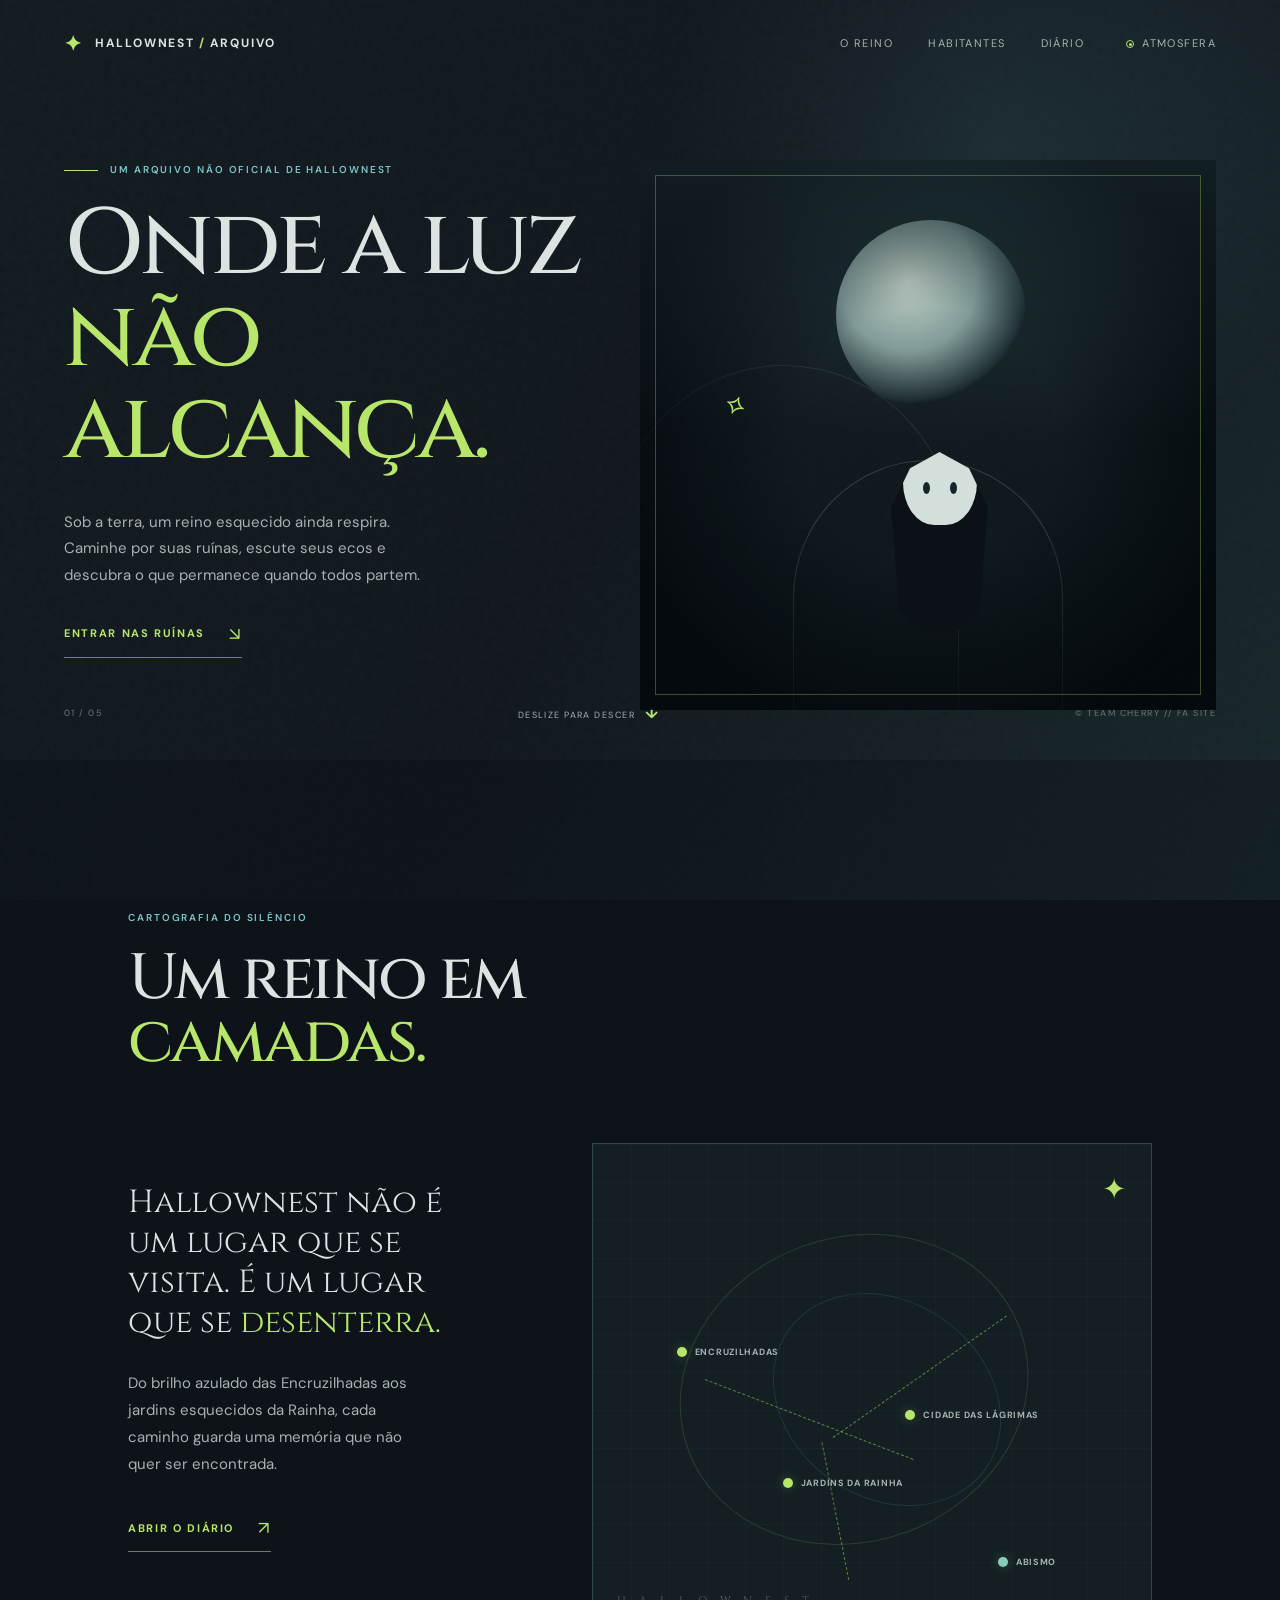
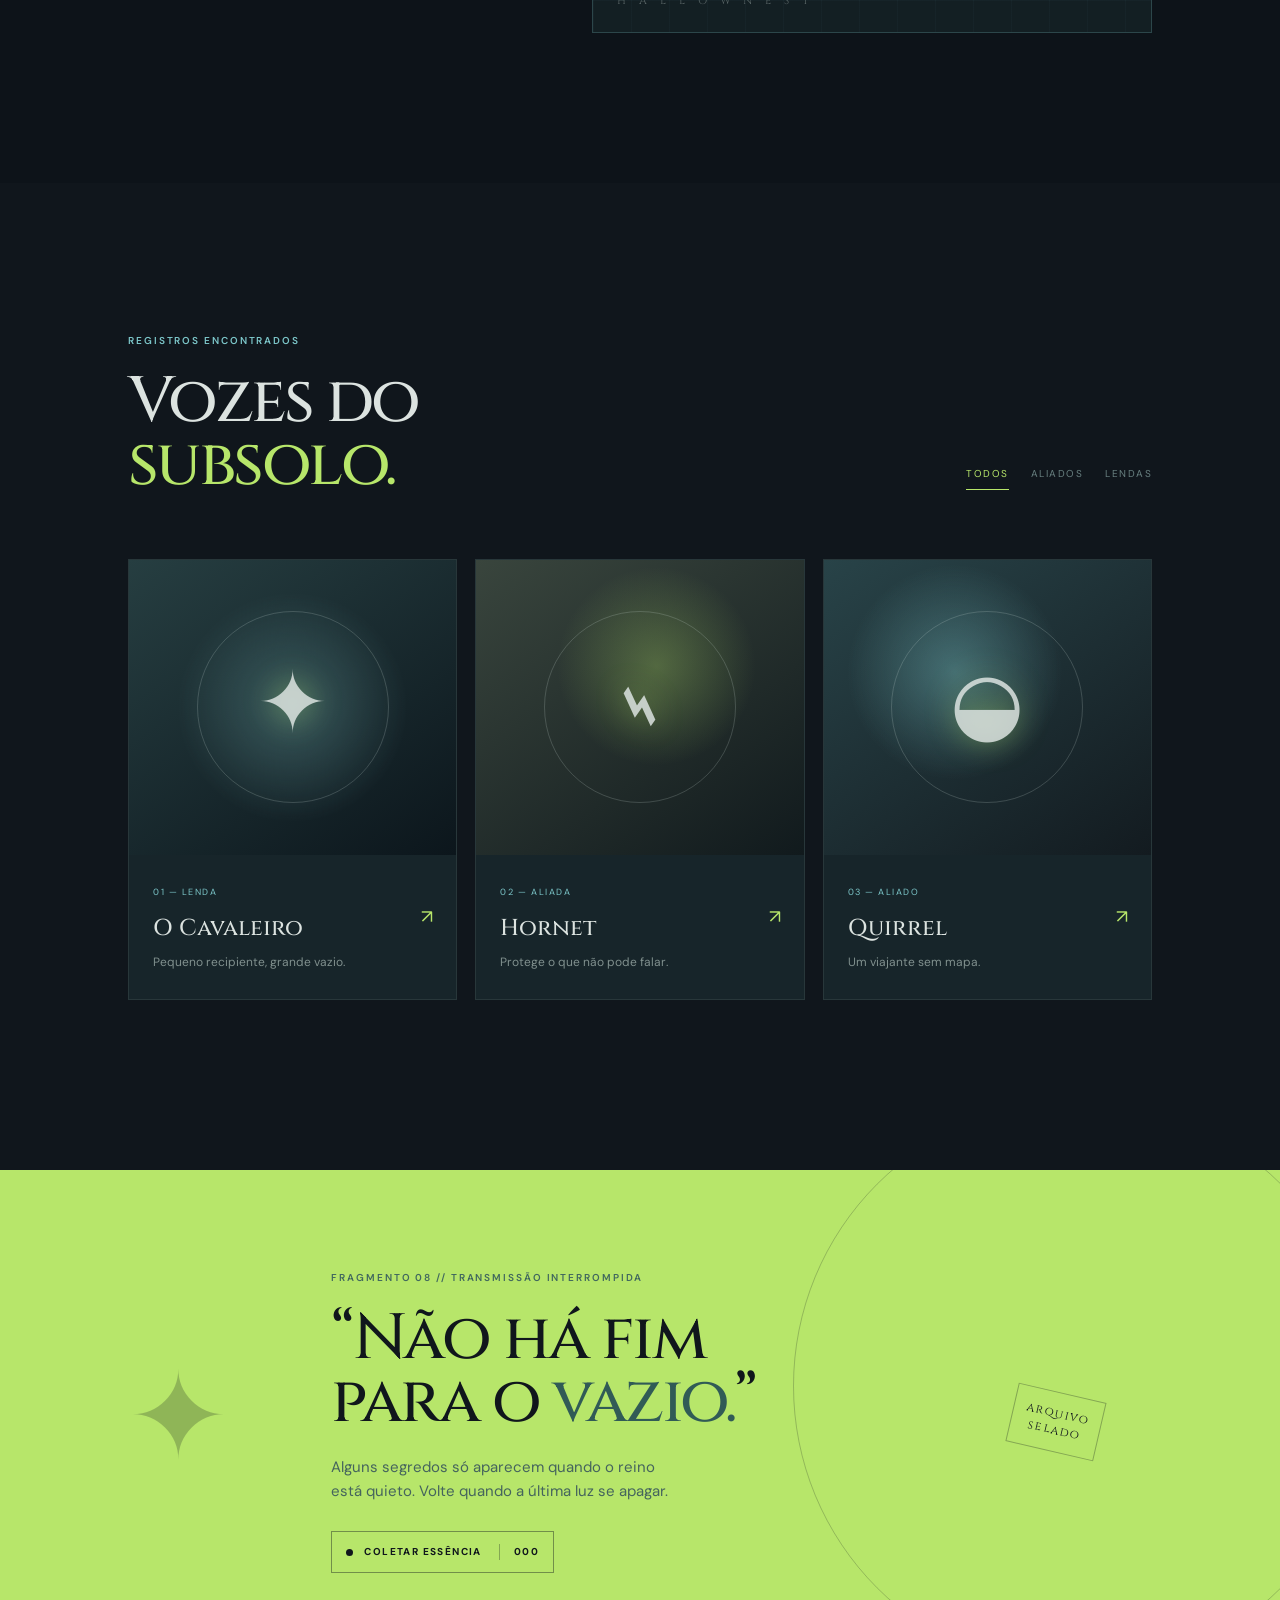
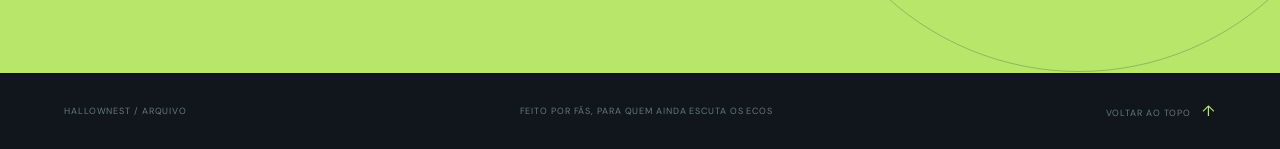
<file: Projetos_atividade_vibecoding_TCC/site_hollow_knight/vibecoded/index.html>
<!doctype html>
<html lang="pt-BR">
<head>
  <meta charset="UTF-8">
  <meta name="viewport" content="width=device-width, initial-scale=1.0">
  <meta name="description" content="Um arquivo de fã sobre Hallownest, suas ruínas, personagens e mistérios.">
  <title>Hallownest // Arquivo do Vazio</title>
  <link rel="preconnect" href="https://fonts.googleapis.com">
  <link rel="preconnect" href="https://fonts.gstatic.com" crossorigin>
  <link href="https://fonts.googleapis.com/css2?family=Cinzel:wght@500;600;700&family=DM+Sans:wght@400;500;600;700&display=swap" rel="stylesheet">
  <link rel="stylesheet" href="styles.css">
  <script src="script.js" defer></script>
</head>
<body>
  <div class="ambient-glow" aria-hidden="true"></div>
  <header class="site-header">
    <a class="brand" href="#top" aria-label="Hallownest, início">
      <span class="brand-mark">✦</span>
      <span>hallownest<span class="brand-slash">/</span>arquivo</span>
    </a>
    <nav class="main-nav" id="main-nav" aria-label="Navegação principal">
      <a href="#reino">O reino</a>
      <a href="#habitantes">Habitantes</a>
      <a href="#diario">Diário</a>
    </nav>
    <button class="icon-button menu-toggle" type="button" aria-label="Abrir menu" aria-expanded="false" aria-controls="main-nav">
      <span></span><span></span>
    </button>
    <button class="mode-toggle" type="button" aria-label="Alternar atmosfera da página" title="Alternar atmosfera">
      <span class="mode-dot"></span><span>atmosfera</span>
    </button>
  </header>

  <main id="top">
    <section class="hero" aria-labelledby="hero-title">
      <div class="hero-copy">
        <p class="eyebrow"><span class="eyebrow-line"></span> um arquivo não oficial de hallownest</p>
        <h1 id="hero-title">Onde a luz<br><em>não alcança.</em></h1>
        <p class="hero-intro">Sob a terra, um reino esquecido ainda respira. Caminhe por suas ruínas, escute seus ecos e descubra o que permanece quando todos partem.</p>
        <a class="text-link" href="#reino">Entrar nas ruínas <span>↘</span></a>
      </div>
      <div class="hero-art" aria-label="Ilustração abstrata de uma caverna subterrânea" role="img">
        <div class="moon-orb"></div>
        <div class="hero-arch hero-arch-back"></div>
        <div class="hero-arch hero-arch-front"></div>
        <div class="hero-knight"><span class="horn horn-left"></span><span class="horn horn-right"></span><span class="mask-eye eye-left"></span><span class="mask-eye eye-right"></span></div>
        <div class="floating-sigil">⟡</div>
      </div>
      <div class="hero-meta">
        <span>01 / 05</span>
        <span class="scroll-note">deslize para descer <b>↓</b></span>
        <span>© team cherry // fã site</span>
      </div>
    </section>

    <section class="realm-section section-shell" id="reino" aria-labelledby="realm-title">
      <div class="section-heading">
        <p class="eyebrow">cartografia do silêncio</p>
        <h2 id="realm-title">Um reino em<br><em>camadas.</em></h2>
      </div>
      <div class="realm-grid">
        <div class="realm-copy">
          <p class="large-copy">Hallownest não é um lugar que se visita. É um lugar que se <em>desenterra.</em></p>
          <p>Do brilho azulado das Encruzilhadas aos jardins esquecidos da Rainha, cada caminho guarda uma memória que não quer ser encontrada.</p>
          <a class="text-link" href="#diario">Abrir o diário <span>↗</span></a>
        </div>
        <div class="map-frame" aria-label="Mapa estilizado de Hallownest">
          <div class="map-grid-lines"></div>
          <span class="map-route route-a"></span><span class="map-route route-b"></span><span class="map-route route-c"></span>
          <span class="map-node node-1"><i></i><b>Encruzilhadas</b></span>
          <span class="map-node node-2"><i></i><b>Cidade das Lágrimas</b></span>
          <span class="map-node node-3"><i></i><b>Jardins da Rainha</b></span>
          <span class="map-node node-4"><i></i><b>Abismo</b></span>
          <span class="map-label">H A L L O W N E S T</span>
          <div class="map-crest">✦</div>
        </div>
      </div>
    </section>

    <section class="inhabitants-section section-shell" id="habitantes" aria-labelledby="inhabitants-title">
      <div class="section-topline">
        <div>
          <p class="eyebrow">registros encontrados</p>
          <h2 id="inhabitants-title">Vozes do<br><em>subsolo.</em></h2>
        </div>
        <div class="filter-buttons" role="group" aria-label="Filtrar habitantes">
          <button class="filter-button active" type="button" data-filter="all">todos</button>
          <button class="filter-button" type="button" data-filter="aliado">aliados</button>
          <button class="filter-button" type="button" data-filter="lenda">lendas</button>
        </div>
      </div>
      <div class="character-grid">
        <article class="character-card" data-category="lenda">
          <div class="character-image knight-image"><span class="character-symbol">✦</span></div>
          <div class="character-info"><span class="card-index">01 — lenda</span><h3>O Cavaleiro</h3><p>Pequeno recipiente, grande vazio.</p><a href="#diario" aria-label="Ler sobre O Cavaleiro">↗</a></div>
        </article>
        <article class="character-card" data-category="aliado">
          <div class="character-image hornet-image"><span class="character-symbol">⌁</span></div>
          <div class="character-info"><span class="card-index">02 — aliada</span><h3>Hornet</h3><p>Protege o que não pode falar.</p><a href="#diario" aria-label="Ler sobre Hornet">↗</a></div>
        </article>
        <article class="character-card" data-category="aliado">
          <div class="character-image quirrel-image"><span class="character-symbol">◒</span></div>
          <div class="character-info"><span class="card-index">03 — aliado</span><h3>Quirrel</h3><p>Um viajante sem mapa.</p><a href="#diario" aria-label="Ler sobre Quirrel">↗</a></div>
        </article>
      </div>
    </section>

    <section class="diary-section section-shell" id="diario" aria-labelledby="diary-title">
      <div class="diary-mark">✦</div>
      <div class="diary-content">
        <p class="eyebrow">fragmento 08 // transmissão interrompida</p>
        <h2 id="diary-title">“Não há fim<br>para o <em>vazio.</em>”</h2>
        <p>Alguns segredos só aparecem quando o reino está quieto. Volte quando a última luz se apagar.</p>
        <button class="essence-button" type="button" id="essence-button"><span class="button-orb"></span> coletar essência <strong id="essence-count">000</strong></button>
      </div>
      <div class="diary-stamp">arquivo<br>selado</div>
    </section>
  </main>

  <footer class="site-footer">
    <span>hallownest / arquivo</span><span>feito por fãs, para quem ainda escuta os ecos</span><span>voltar ao topo <a href="#top">↑</a></span>
  </footer>
</body>
</html>
</file>
<file: Projetos_atividade_vibecoding_TCC/site_hollow_knight/vibecoded/styles.css>
@import url('https://fonts.googleapis.com/css2?family=Cinzel:wght@500;600;700&family=DM+Sans:wght@400;500;600;700&display=swap');

:root {
  --ink: #10161c;
  --ink-soft: #1b252d;
  --paper: #dce3e0;
  --paper-dim: #a6b3b1;
  --line: rgba(211, 226, 221, .18);
  --acid: #b7e66a;
  --cold: #7cc6c9;
  --display: 'Cinzel', Georgia, serif;
  --body: 'DM Sans', sans-serif;
}

* { box-sizing: border-box; }
html { scroll-behavior: smooth; }
body { margin: 0; color: var(--paper); background: var(--ink); font-family: var(--body); font-size: 15px; line-height: 1.6; overflow-x: hidden; }
body::before { position: fixed; inset: 0; z-index: -2; pointer-events: none; content: ''; background: radial-gradient(circle at 78% 16%, rgba(68, 125, 132, .18), transparent 27%), linear-gradient(120deg, #111a20 0%, #10161c 50%, #17272b 100%); }
body::after { position: fixed; inset: 0; z-index: -1; pointer-events: none; opacity: .12; content: ''; background-image: url("data:image/svg+xml,%3Csvg viewBox='0 0 180 180' xmlns='http://www.w3.org/2000/svg'%3E%3Cfilter id='n'%3E%3CfeTurbulence type='fractalNoise' baseFrequency='.8' numOctaves='3' stitchTiles='stitch'/%3E%3C/filter%3E%3Crect width='100%25' height='100%25' filter='url(%23n)' opacity='.23'/%3E%3C/svg%3E"); mix-blend-mode: screen; }
body.lit-mode::before { background: radial-gradient(circle at 78% 16%, rgba(183, 230, 106, .2), transparent 29%), linear-gradient(120deg, #111a20, #203331 60%, #3d4b37); }
button, a { font: inherit; }
a { color: inherit; text-decoration: none; }
button { cursor: pointer; }
.site-header { align-items: center; display: flex; height: 88px; justify-content: space-between; left: 0; padding: 0 5vw; position: absolute; top: 0; width: 100%; z-index: 5; }
.brand { align-items: center; display: flex; font-size: 12px; font-weight: 700; gap: 11px; letter-spacing: .15em; text-transform: uppercase; }
.brand-mark { color: var(--acid); font-size: 21px; line-height: 1; }
.brand-slash { color: var(--acid); margin: 0 4px; }
.main-nav { display: flex; gap: 35px; margin-left: auto; margin-right: 42px; }
.main-nav a, .mode-toggle { color: var(--paper-dim); font-size: 11px; letter-spacing: .13em; text-transform: uppercase; transition: color .25s ease; }
.main-nav a:hover, .mode-toggle:hover { color: var(--acid); }
.mode-toggle { align-items: center; background: none; border: 0; display: flex; gap: 8px; padding: 8px 0; }
.mode-dot { border: 1px solid var(--acid); border-radius: 100%; display: inline-block; height: 8px; position: relative; width: 8px; }
.mode-dot::after { background: var(--acid); border-radius: 100%; content: ''; height: 3px; left: 2px; position: absolute; top: 2px; width: 3px; }
.icon-button { display: none; }
.hero { display: grid; grid-template-columns: 1fr 1fr; min-height: 760px; padding: 160px 5vw 35px; position: relative; }
.hero-copy { align-self: center; max-width: 550px; padding-bottom: 65px; position: relative; z-index: 2; }
.eyebrow { align-items: center; color: var(--cold); display: flex; font-size: 10px; font-weight: 600; gap: 12px; letter-spacing: .19em; margin: 0 0 22px; text-transform: uppercase; }
.eyebrow-line { background: var(--acid); display: inline-block; height: 1px; width: 34px; }
h1, h2, h3, p { margin-top: 0; }
h1, h2 { font-family: var(--display); font-weight: 500; letter-spacing: -.04em; line-height: .98; }
h1 { font-size: clamp(60px, 7.3vw, 111px); margin-bottom: 34px; }
h1 em, h2 em { color: var(--acid); font-style: normal; }
.hero-intro { color: var(--paper-dim); font-size: 15px; line-height: 1.75; margin-bottom: 32px; max-width: 390px; }
.text-link { align-items: center; border-bottom: 1px solid rgba(183, 230, 106, .55); color: var(--acid); display: inline-flex; font-size: 11px; font-weight: 700; gap: 24px; letter-spacing: .15em; padding-bottom: 8px; text-transform: uppercase; transition: gap .25s ease; }
.text-link:hover { gap: 34px; }
.text-link span { font-size: 18px; font-weight: 400; }
.hero-art { background: linear-gradient(145deg, rgba(33, 66, 68, .12), rgba(6, 11, 15, .6)); height: 550px; overflow: hidden; position: relative; }
.hero-art::before { background: linear-gradient(180deg, rgba(124, 198, 201, .1), transparent 50%), radial-gradient(ellipse at center, transparent 33%, rgba(4, 8, 12, .88) 81%); content: ''; inset: 0; position: absolute; z-index: 2; }
.hero-art::after { border: 1px solid rgba(183, 230, 106, .3); content: ''; inset: 15px; pointer-events: none; position: absolute; z-index: 3; }
.moon-orb { background: radial-gradient(circle at 38% 33%, #edf7eb 0, #9db9b4 39%, rgba(104, 140, 139, .15) 68%, transparent 70%); border-radius: 100%; filter: blur(.3px); height: 190px; left: 34%; opacity: .8; position: absolute; top: 60px; width: 190px; }
.hero-arch { border: 1px solid rgba(171, 210, 204, .42); border-bottom: 0; border-radius: 50% 50% 0 0; left: 25%; position: absolute; transform: translateX(-50%); width: 350px; }
.hero-arch-back { height: 370px; opacity: .27; top: 205px; }
.hero-arch-front { height: 275px; left: 50%; opacity: .5; top: 300px; width: 270px; }
.hero-knight { background: #0b1117; bottom: 78px; clip-path: polygon(50% 0, 75% 9%, 91% 31%, 84% 88%, 64% 100%, 36% 100%, 16% 88%, 9% 31%, 25% 9%); height: 180px; left: 52%; position: absolute; transform: translateX(-50%); width: 118px; z-index: 4; }
.hero-knight::before { background: #d3dfda; border-radius: 50% 50% 42% 42%; content: ''; height: 102px; left: 22px; position: absolute; top: -29px; width: 74px; }
.horn { border-left: 9px solid transparent; border-right: 9px solid transparent; border-bottom: 58px solid #d3dfda; position: absolute; top: -65px; z-index: 1; }
.horn-left { left: 16px; transform: rotate(-17deg); }.horn-right { right: 16px; transform: rotate(17deg); }
.mask-eye { background: #15262a; border-radius: 50%; height: 12px; position: absolute; top: 30px; width: 7px; z-index: 2; }.eye-left { left: 42px; }.eye-right { right: 42px; }
.floating-sigil { color: var(--acid); font-size: 30px; left: 15%; position: absolute; top: 40%; transform: rotate(24deg); z-index: 3; }
.hero-meta { align-items: center; bottom: 35px; color: #687979; display: flex; font-size: 9px; justify-content: space-between; left: 5vw; letter-spacing: .16em; position: absolute; right: 5vw; text-transform: uppercase; }.scroll-note { color: var(--paper-dim); }.scroll-note b { color: var(--acid); font-size: 15px; margin-left: 7px; }
.section-shell { padding: 150px 10vw; }.realm-section { background: rgba(9, 17, 22, .35); }.section-heading h2, .section-topline h2 { font-size: clamp(44px, 5vw, 72px); margin-bottom: 70px; }
.realm-grid { display: grid; gap: 10vw; grid-template-columns: .75fr 1.25fr; }.realm-copy { padding-top: 40px; }.large-copy { color: var(--paper); font-family: var(--display); font-size: clamp(25px, 2.5vw, 36px); line-height: 1.25; margin-bottom: 27px; }.large-copy em { color: var(--acid); font-style: normal; }.realm-copy > p:not(.large-copy) { color: var(--paper-dim); line-height: 1.8; margin-bottom: 36px; max-width: 310px; }
.map-frame { background: rgba(24, 38, 42, .65); border: 1px solid rgba(124, 198, 201, .24); min-height: 490px; overflow: hidden; position: relative; }.map-frame::before, .map-frame::after { border: 1px solid rgba(183, 230, 106, .15); border-radius: 50%; content: ''; height: 62%; left: 15%; position: absolute; top: 19%; transform: rotate(-20deg); width: 63%; }.map-frame::after { border-color: rgba(124, 198, 201, .14); height: 40%; left: 31%; top: 32%; transform: rotate(35deg); width: 43%; }.map-grid-lines { background-image: linear-gradient(rgba(124, 198, 201, .08) 1px, transparent 1px), linear-gradient(90deg, rgba(124, 198, 201, .08) 1px, transparent 1px); background-size: 38px 38px; height: 100%; inset: 0; opacity: .45; position: absolute; }.map-route { border-top: 1px dashed rgba(183, 230, 106, .48); display: block; position: absolute; transform-origin: left; }.route-a { left: 20%; top: 48%; transform: rotate(21deg); width: 40%; }.route-b { left: 43%; top: 60%; transform: rotate(-35deg); width: 38%; }.route-c { left: 41%; top: 61%; transform: rotate(79deg); width: 25%; }.map-node { align-items: center; color: var(--paper-dim); display: flex; font-size: 9px; gap: 8px; letter-spacing: .08em; position: absolute; text-transform: uppercase; }.map-node i { background: var(--acid); border: 4px solid rgba(183, 230, 106, .18); border-radius: 50%; box-shadow: 0 0 12px rgba(183, 230, 106, .3); height: 10px; width: 10px; }.node-1 { left: 15%; top: 41%; }.node-2 { left: 56%; top: 54%; }.node-3 { left: 34%; top: 68%; }.node-4 { bottom: 13%; right: 17%; }.node-4 i { background: var(--cold); }.map-label { bottom: 23px; color: rgba(211, 226, 221, .35); font-family: var(--display); font-size: 11px; left: 24px; letter-spacing: .45em; position: absolute; }.map-crest { color: var(--acid); font-size: 29px; position: absolute; right: 25px; top: 22px; }
.inhabitants-section { padding-bottom: 170px; }.section-topline { align-items: end; display: flex; justify-content: space-between; }.section-topline h2 { margin-bottom: 62px; }.filter-buttons { display: flex; gap: 22px; margin-bottom: 69px; }.filter-button { background: none; border: 0; border-bottom: 1px solid transparent; color: #688080; font-size: 10px; letter-spacing: .15em; padding: 0 0 7px; text-transform: uppercase; }.filter-button.active, .filter-button:hover { border-color: var(--acid); color: var(--acid); }.character-grid { display: grid; gap: 18px; grid-template-columns: repeat(3, 1fr); }.character-card { background: #17252a; border: 1px solid rgba(211, 226, 221, .09); transition: transform .3s ease, border-color .3s ease; }.character-card:hover { border-color: rgba(183, 230, 106, .45); transform: translateY(-8px); }.character-card.is-hidden { display: none; }.character-image { align-items: center; display: flex; height: 295px; justify-content: center; overflow: hidden; position: relative; }.character-image::before { border: 1px solid rgba(211, 226, 221, .2); border-radius: 50%; content: ''; height: 190px; position: absolute; width: 190px; }.knight-image { background: radial-gradient(circle, rgba(118, 179, 180, .35), transparent 52%), linear-gradient(145deg, #263e41, #0c161c); }.hornet-image { background: radial-gradient(circle at 55% 36%, rgba(183, 230, 106, .3), transparent 38%), linear-gradient(145deg, #39453d, #111a1d); }.quirrel-image { background: radial-gradient(circle at 40% 38%, rgba(124, 198, 201, .4), transparent 40%), linear-gradient(145deg, #284348, #131b20); }.character-symbol { color: rgba(220, 227, 224, .85); font-family: var(--display); font-size: 85px; position: relative; text-shadow: 0 0 30px rgba(183, 230, 106, .4); }.hornet-image .character-symbol { transform: rotate(35deg); }.character-info { padding: 23px 24px 27px; position: relative; }.card-index { color: var(--cold); font-size: 9px; letter-spacing: .17em; text-transform: uppercase; }.character-info h3 { font-family: var(--display); font-size: 23px; font-weight: 500; margin: 9px 0 5px; }.character-info p { color: #80908e; font-size: 12px; margin: 0; }.character-info a { color: var(--acid); font-size: 19px; position: absolute; right: 23px; top: 47px; }
.diary-section { align-items: center; background: var(--acid); color: var(--ink); display: flex; gap: 8vw; min-height: 420px; overflow: hidden; padding-bottom: 100px; padding-top: 100px; position: relative; }.diary-section::after { border: 1px solid rgba(16, 22, 28, .22); border-radius: 50%; content: ''; height: 570px; position: absolute; right: -85px; top: -70px; width: 570px; }.diary-mark { font-family: var(--display); font-size: 120px; opacity: .23; }.diary-content { max-width: 530px; position: relative; z-index: 1; }.diary-content .eyebrow { color: #41685e; }.diary-content h2 { font-size: clamp(43px, 5vw, 70px); margin-bottom: 22px; }.diary-content h2 em { color: #315b56; }.diary-content > p:not(.eyebrow) { color: #45645d; max-width: 355px; }.essence-button { align-items: center; background: transparent; border: 1px solid rgba(16, 22, 28, .42); color: var(--ink); display: flex; font-size: 10px; font-weight: 700; gap: 11px; letter-spacing: .14em; margin-top: 28px; padding: 12px 14px; text-transform: uppercase; transition: background .25s ease; }.essence-button:hover { background: rgba(255, 255, 255, .25); }.button-orb { background: var(--ink); border-radius: 50%; height: 7px; width: 7px; }.essence-button strong { border-left: 1px solid rgba(16, 22, 28, .3); font-size: 10px; font-weight: 700; margin-left: 6px; padding-left: 14px; }.diary-stamp { border: 1px solid rgba(16, 22, 28, .3); font-family: var(--display); font-size: 12px; letter-spacing: .12em; line-height: 1.4; padding: 12px; position: absolute; right: 14vw; text-align: center; transform: rotate(13deg); }
.site-footer { align-items: center; color: #687979; display: flex; font-size: 9px; justify-content: space-between; letter-spacing: .1em; padding: 26px 5vw; text-transform: uppercase; }.site-footer a { color: var(--acid); font-size: 15px; margin-left: 8px; }
@media (max-width: 760px) { .site-header { height: 74px; padding: 0 7vw; }.main-nav { background: rgba(14, 25, 29, .98); border: 1px solid var(--line); display: none; flex-direction: column; gap: 20px; padding: 24px; position: absolute; right: 7vw; top: 62px; width: 190px; }.main-nav.is-open { display: flex; }.mode-toggle { display: none; }.icon-button { background: none; border: 0; display: flex; flex-direction: column; gap: 5px; padding: 8px 0 8px 8px; }.icon-button span { background: var(--acid); display: block; height: 1px; width: 25px; }.hero { display: block; min-height: 840px; padding: 155px 7vw 80px; }.hero-copy { padding-bottom: 0; }.hero-art { height: 370px; margin: 35px -7vw 0; }.moon-orb { height: 125px; width: 125px; }.hero-arch-back { height: 280px; top: 130px; }.hero-arch-front { height: 220px; top: 170px; }.hero-knight { bottom: 48px; transform: translateX(-50%) scale(.75); }.hero-meta { bottom: 27px; left: 7vw; right: 7vw; }.hero-meta > span:last-child { display: none; }.section-shell { padding: 100px 7vw; }.section-heading h2, .section-topline h2 { margin-bottom: 50px; }.realm-grid { display: block; }.realm-copy { padding-top: 0; }.map-frame { margin-top: 60px; min-height: 370px; }.section-topline { align-items: start; display: block; }.filter-buttons { margin-bottom: 36px; }.character-grid { grid-template-columns: 1fr; }.character-image { height: 230px; }.diary-section { align-items: start; display: block; min-height: 470px; padding-bottom: 90px; }.diary-mark { font-size: 70px; margin-bottom: 30px; }.diary-stamp { bottom: 45px; right: 8vw; }.site-footer { align-items: start; flex-direction: column; gap: 12px; padding: 25px 7vw; } }
</file>
